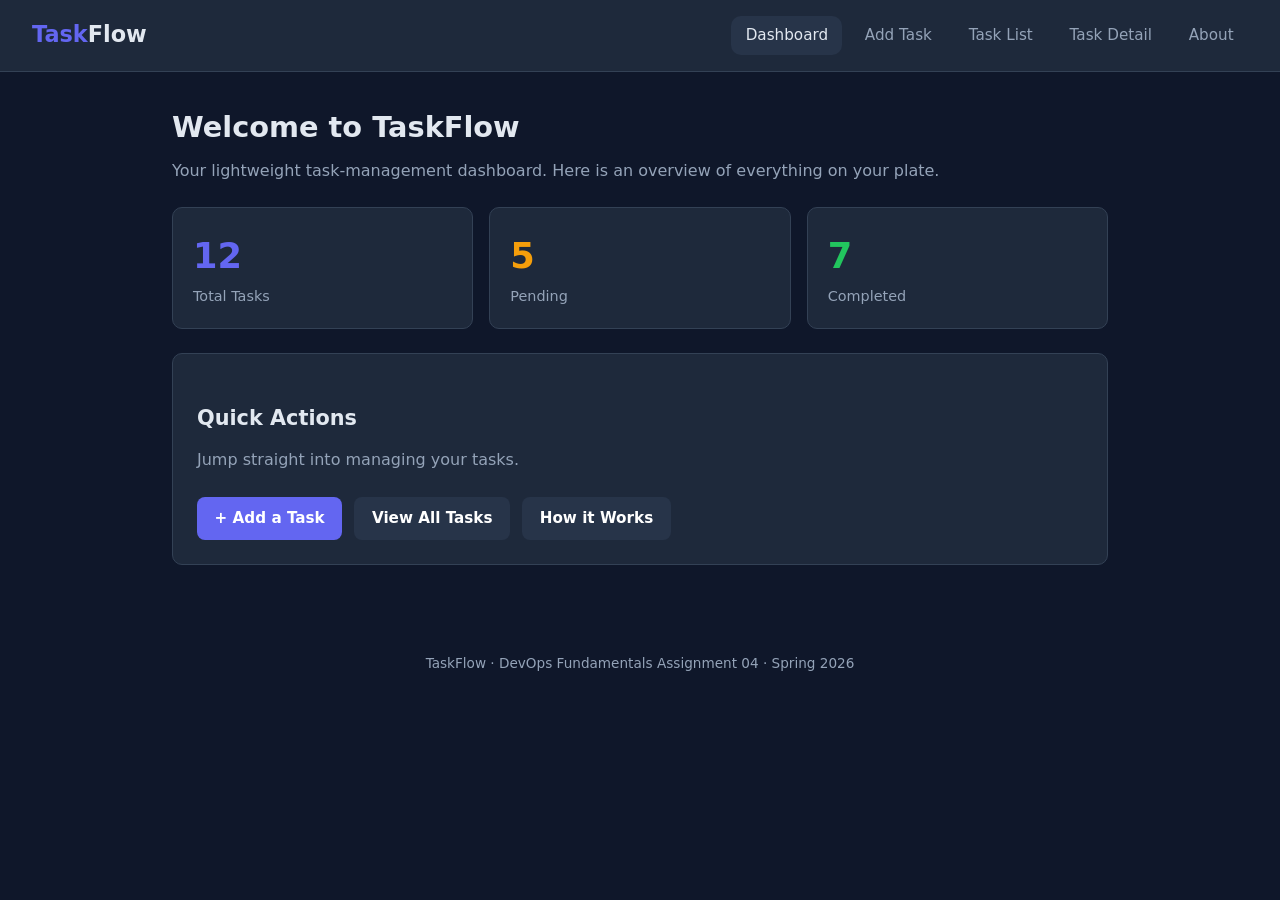
<file: index.html>
<!DOCTYPE html>
<html lang="en">
<head>
  <meta charset="UTF-8" />
  <meta name="viewport" content="width=device-width, initial-scale=1.0" />
  <title>TaskFlow – Home / Dashboard</title>
  <link rel="stylesheet" href="style.css" />
</head>
<body>
  <header>
    <div class="brand">Task<span>Flow</span></div>
    <nav>
      <a href="index.html" class="active">Dashboard</a>
      <a href="add-task.html">Add Task</a>
      <a href="task-list.html">Task List</a>
      <a href="task-detail.html">Task Detail</a>
      <a href="about.html">About</a>
    </nav>
  </header>

  <main>
    <h1>Welcome to TaskFlow</h1>
    <p class="lead">Your lightweight task-management dashboard. Here is an overview of everything on your plate.</p>

    <div class="cards">
      <div class="card total">
        <div class="num">12</div>
        <div class="label">Total Tasks</div>
      </div>
      <div class="card pending">
        <div class="num">5</div>
        <div class="label">Pending</div>
      </div>
      <div class="card completed">
        <div class="num">7</div>
        <div class="label">Completed</div>
      </div>
    </div>

    <div class="panel">
      <h2>Quick Actions</h2>
      <p class="lead">Jump straight into managing your tasks.</p>
      <div class="actions">
        <a href="add-task.html" class="btn">+ Add a Task</a>
        <a href="task-list.html" class="btn secondary">View All Tasks</a>
        <a href="about.html" class="btn secondary">How it Works</a>
      </div>
    </div>
  </main>

  <footer>TaskFlow &middot; DevOps Fundamentals Assignment 04 &middot; Spring 2026</footer>
</body>
</html>
</file>
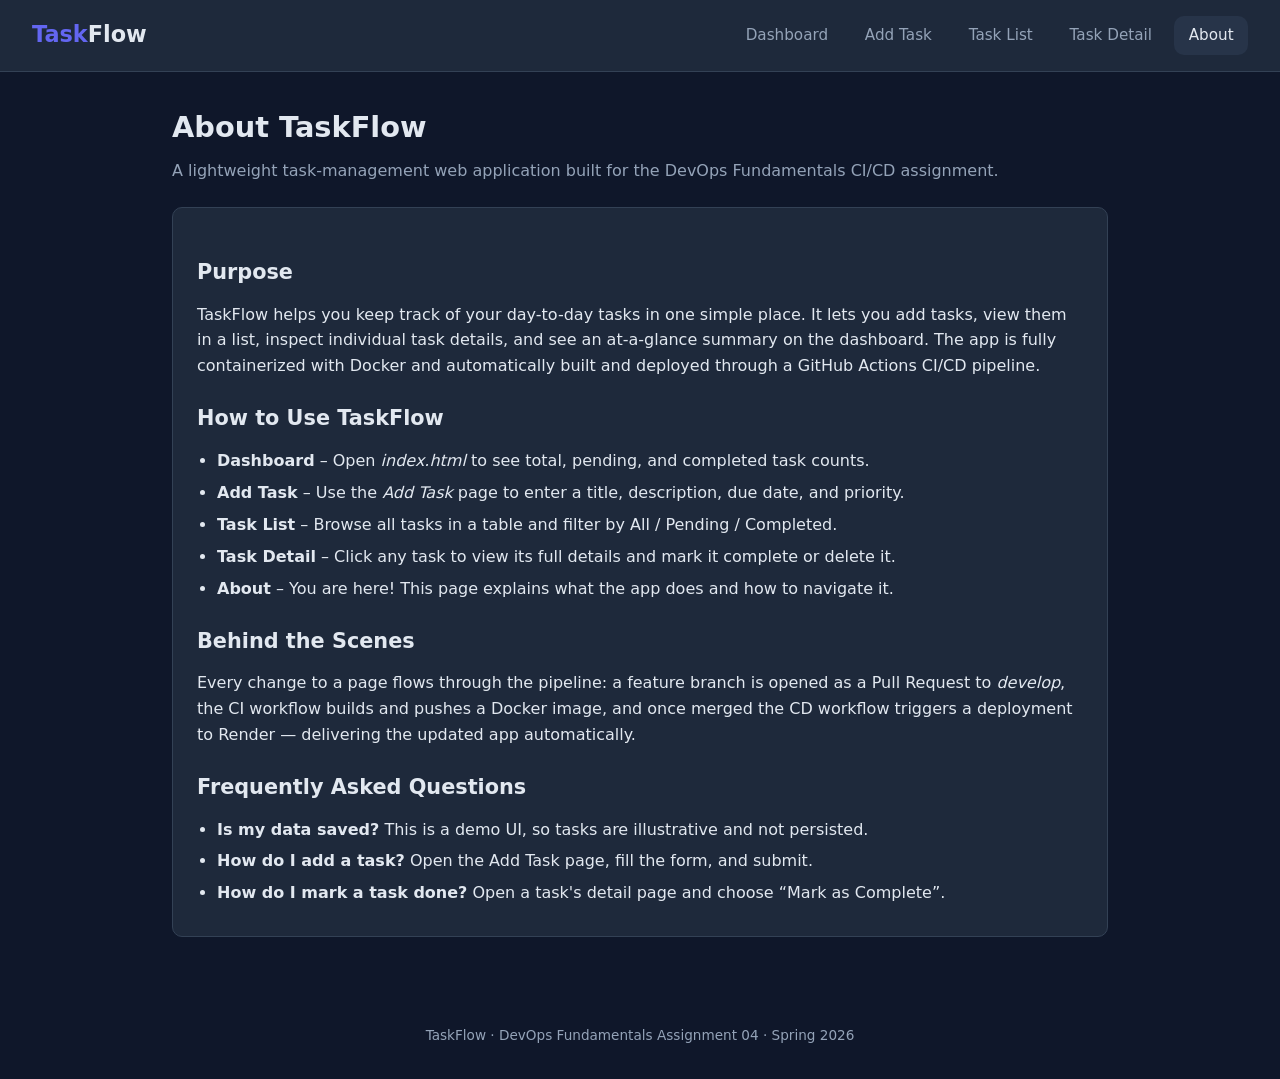
<file: about.html>
<!DOCTYPE html>
<html lang="en">
<head>
  <meta charset="UTF-8" />
  <meta name="viewport" content="width=device-width, initial-scale=1.0" />
  <title>TaskFlow – About / Help</title>
  <link rel="stylesheet" href="style.css" />
</head>
<body>
  <header>
    <div class="brand">Task<span>Flow</span></div>
    <nav>
      <a href="index.html">Dashboard</a>
      <a href="add-task.html">Add Task</a>
      <a href="task-list.html">Task List</a>
      <a href="task-detail.html">Task Detail</a>
      <a href="about.html" class="active">About</a>
    </nav>
  </header>

  <main>
    <h1>About TaskFlow</h1>
    <p class="lead">A lightweight task-management web application built for the DevOps Fundamentals CI/CD assignment.</p>

    <div class="panel">
      <h2>Purpose</h2>
      <p>TaskFlow helps you keep track of your day-to-day tasks in one simple place. It lets you add tasks,
         view them in a list, inspect individual task details, and see an at-a-glance summary on the dashboard.
         The app is fully containerized with Docker and automatically built and deployed through a GitHub
         Actions CI/CD pipeline.</p>

      <h2>How to Use TaskFlow</h2>
      <ul class="guide">
        <li><strong>Dashboard</strong> – Open <em>index.html</em> to see total, pending, and completed task counts.</li>
        <li><strong>Add Task</strong> – Use the <em>Add Task</em> page to enter a title, description, due date, and priority.</li>
        <li><strong>Task List</strong> – Browse all tasks in a table and filter by All / Pending / Completed.</li>
        <li><strong>Task Detail</strong> – Click any task to view its full details and mark it complete or delete it.</li>
        <li><strong>About</strong> – You are here! This page explains what the app does and how to navigate it.</li>
      </ul>

      <h2>Behind the Scenes</h2>
      <p>Every change to a page flows through the pipeline: a feature branch is opened as a Pull Request to
         <em>develop</em>, the CI workflow builds and pushes a Docker image, and once merged the CD workflow
         triggers a deployment to Render — delivering the updated app automatically.</p>

      <h2>Frequently Asked Questions</h2>
      <ul class="guide">
        <li><strong>Is my data saved?</strong> This is a demo UI, so tasks are illustrative and not persisted.</li>
        <li><strong>How do I add a task?</strong> Open the Add Task page, fill the form, and submit.</li>
        <li><strong>How do I mark a task done?</strong> Open a task's detail page and choose “Mark as Complete”.</li>
      </ul>
    </div>
  </main>

  <footer>TaskFlow &middot; DevOps Fundamentals Assignment 04 &middot; Spring 2026</footer>
</body>
</html>
</file>
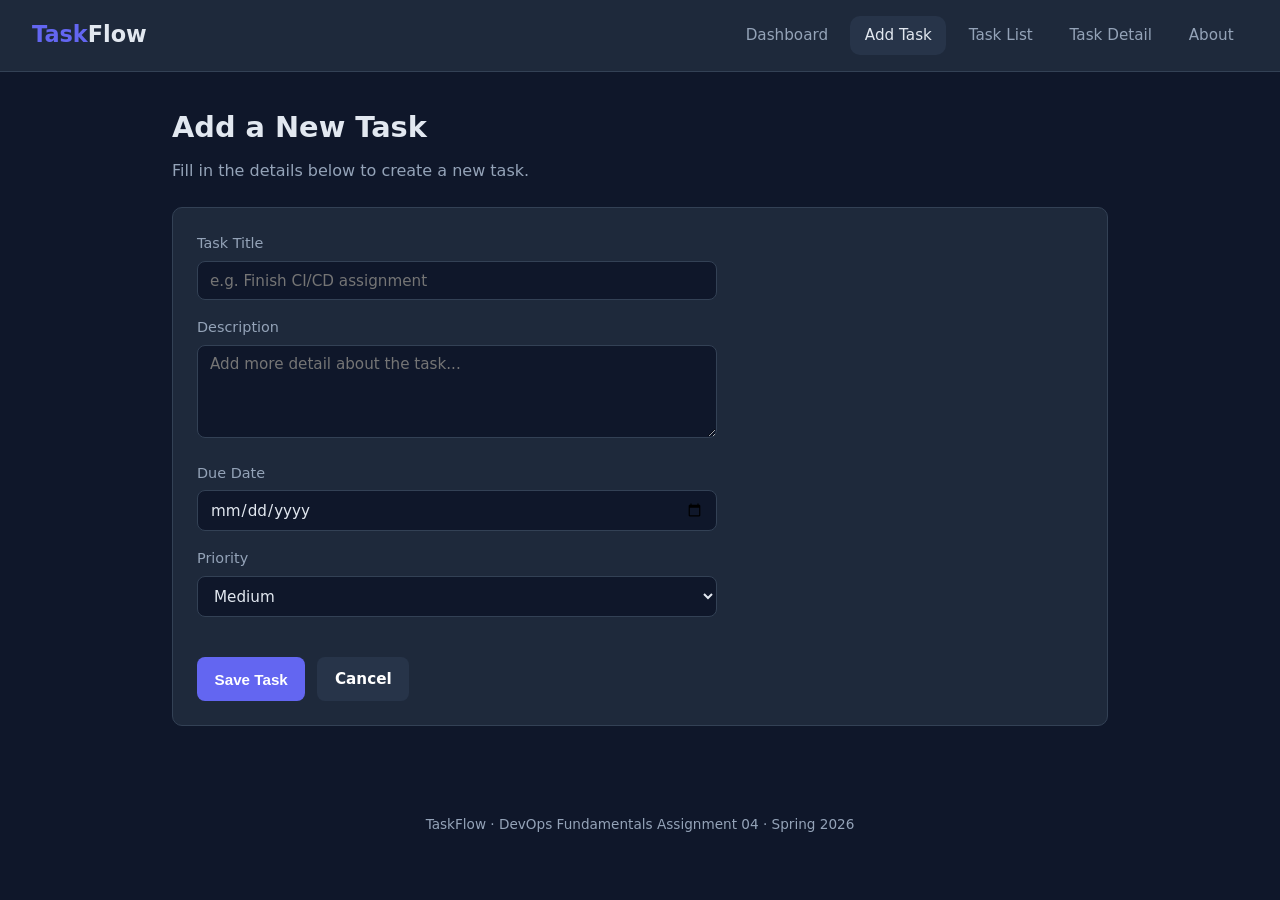
<file: add-task.html>
<!DOCTYPE html>
<html lang="en">
<head>
  <meta charset="UTF-8" />
  <meta name="viewport" content="width=device-width, initial-scale=1.0" />
  <title>TaskFlow – Add Task</title>
  <link rel="stylesheet" href="style.css" />
</head>
<body>
  <header>
    <div class="brand">Task<span>Flow</span></div>
    <nav>
      <a href="index.html">Dashboard</a>
      <a href="add-task.html" class="active">Add Task</a>
      <a href="task-list.html">Task List</a>
      <a href="task-detail.html">Task Detail</a>
      <a href="about.html">About</a>
    </nav>
  </header>

  <main>
    <h1>Add a New Task</h1>
    <p class="lead">Fill in the details below to create a new task.</p>

    <div class="panel">
      <form action="task-list.html" method="get">
        <div>
          <label for="title">Task Title</label>
          <input type="text" id="title" name="title" placeholder="e.g. Finish CI/CD assignment" required />
        </div>
        <div>
          <label for="description">Description</label>
          <textarea id="description" name="description" rows="4" placeholder="Add more detail about the task..."></textarea>
        </div>
        <div>
          <label for="due">Due Date</label>
          <input type="date" id="due" name="due" required />
        </div>
        <div>
          <label for="priority">Priority</label>
          <select id="priority" name="priority">
            <option value="high">High</option>
            <option value="medium" selected>Medium</option>
            <option value="low">Low</option>
          </select>
        </div>
        <div class="actions">
          <button type="submit" class="btn">Save Task</button>
          <a href="index.html" class="btn secondary">Cancel</a>
        </div>
      </form>
    </div>
  </main>

  <footer>TaskFlow &middot; DevOps Fundamentals Assignment 04 &middot; Spring 2026</footer>
</body>
</html>
</file>
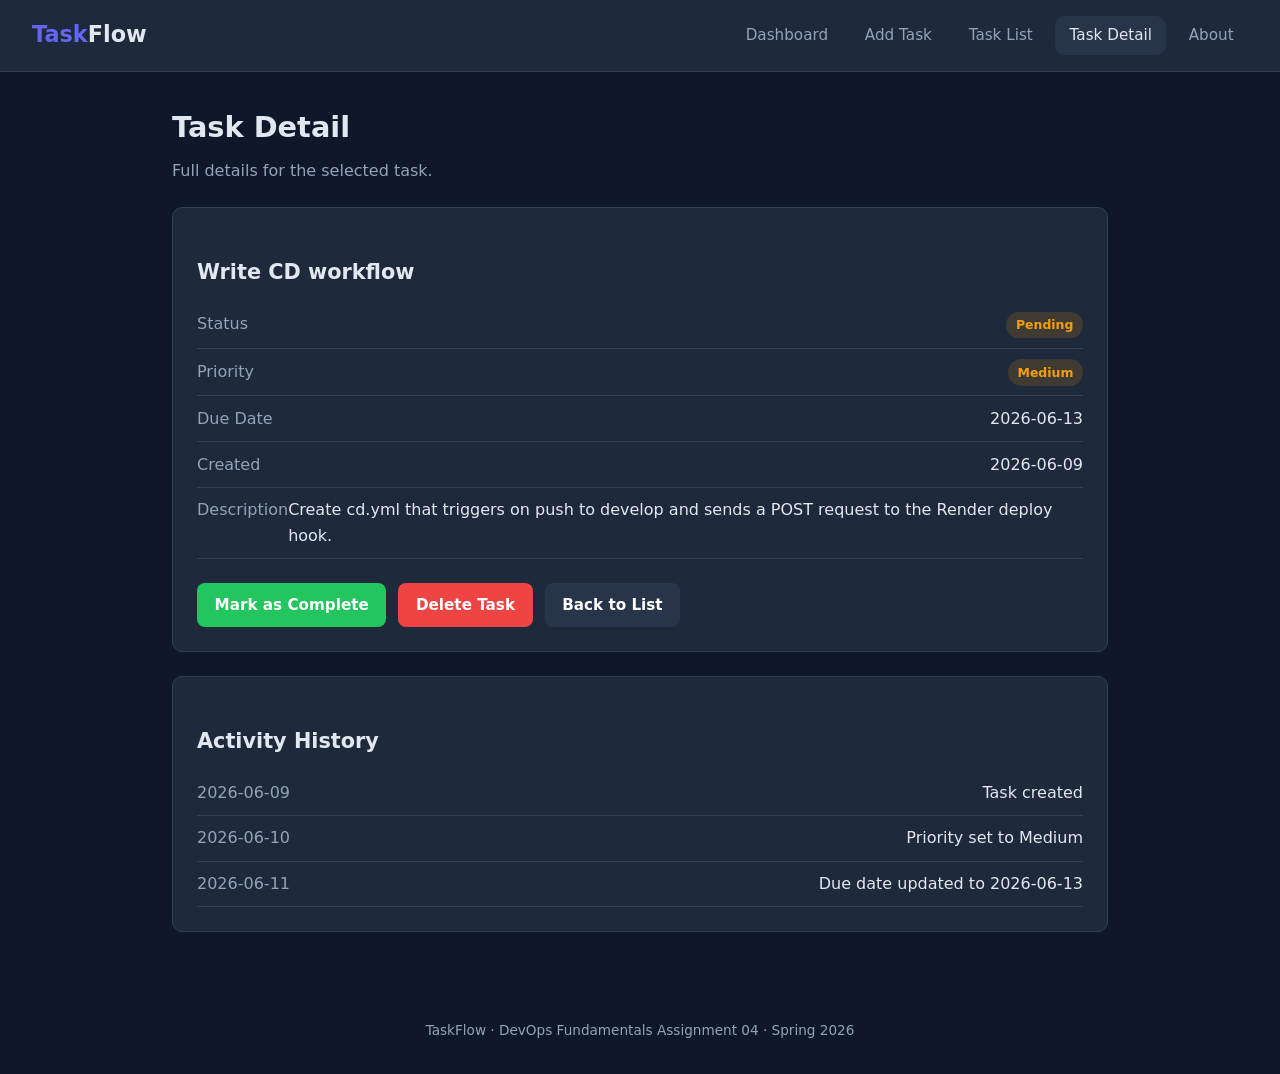
<file: task-detail.html>
<!DOCTYPE html>
<html lang="en">
<head>
  <meta charset="UTF-8" />
  <meta name="viewport" content="width=device-width, initial-scale=1.0" />
  <title>TaskFlow – Task Detail</title>
  <link rel="stylesheet" href="style.css" />
</head>
<body>
  <header>
    <div class="brand">Task<span>Flow</span></div>
    <nav>
      <a href="index.html">Dashboard</a>
      <a href="add-task.html">Add Task</a>
      <a href="task-list.html">Task List</a>
      <a href="task-detail.html" class="active">Task Detail</a>
      <a href="about.html">About</a>
    </nav>
  </header>

  <main>
    <h1>Task Detail</h1>
    <p class="lead">Full details for the selected task.</p>

    <div class="panel">
      <h2>Write CD workflow</h2>
      <div class="detail-row"><span class="k">Status</span><span><span class="badge pending">Pending</span></span></div>
      <div class="detail-row"><span class="k">Priority</span><span><span class="badge medium">Medium</span></span></div>
      <div class="detail-row"><span class="k">Due Date</span><span>2026-06-13</span></div>
      <div class="detail-row"><span class="k">Created</span><span>2026-06-09</span></div>
      <div class="detail-row"><span class="k">Description</span><span>Create cd.yml that triggers on push to develop and sends a POST request to the Render deploy hook.</span></div>

      <div class="actions">
        <a href="task-list.html" class="btn success">Mark as Complete</a>
        <a href="task-list.html" class="btn danger">Delete Task</a>
        <a href="task-list.html" class="btn secondary">Back to List</a>
      </div>
    </div>

    <div class="panel">
      <h2>Activity History</h2>
      <div class="detail-row"><span class="k">2026-06-09</span><span>Task created</span></div>
      <div class="detail-row"><span class="k">2026-06-10</span><span>Priority set to Medium</span></div>
      <div class="detail-row"><span class="k">2026-06-11</span><span>Due date updated to 2026-06-13</span></div>
    </div>
  </main>

  <footer>TaskFlow &middot; DevOps Fundamentals Assignment 04 &middot; Spring 2026</footer>
</body>
</html>
</file>
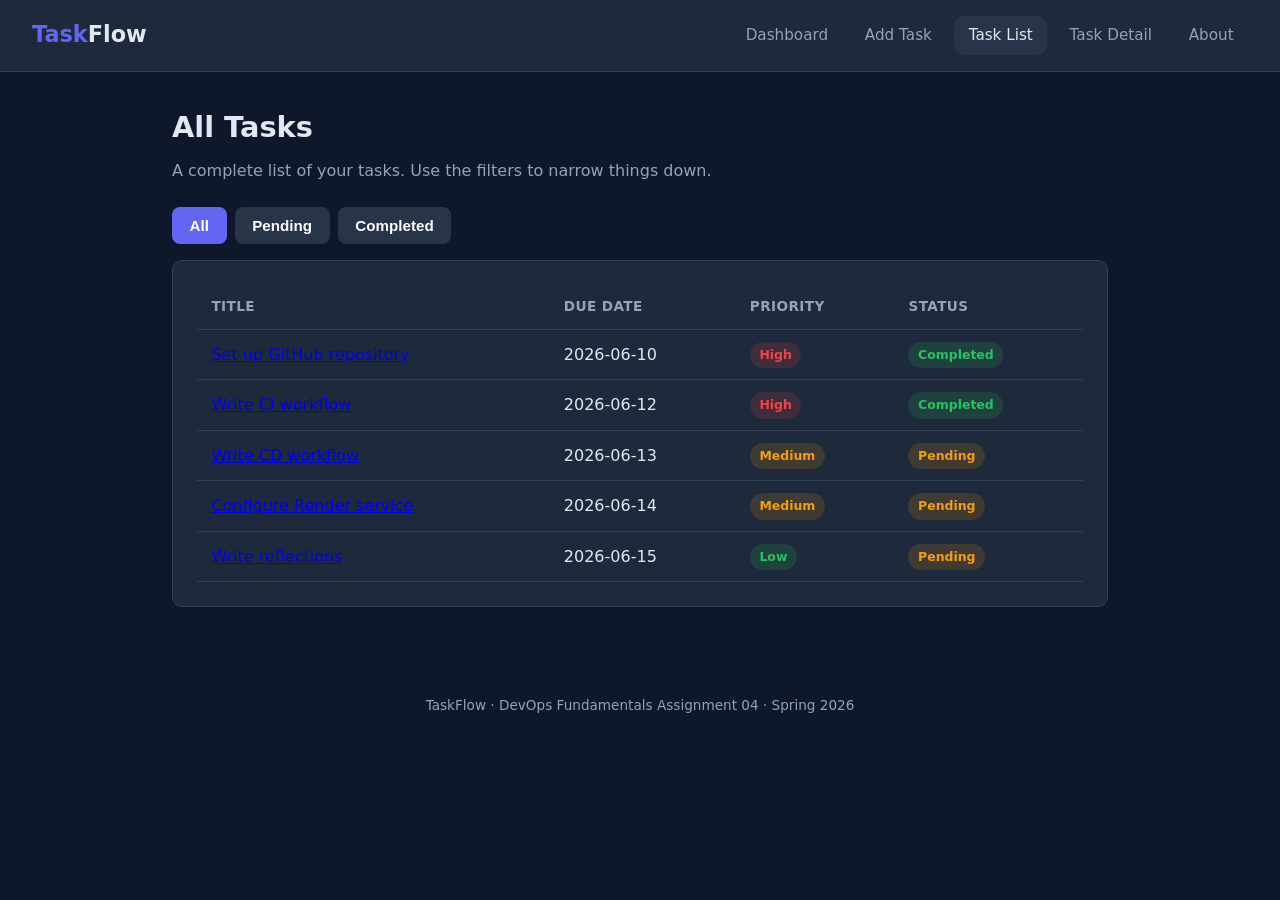
<file: task-list.html>
<!DOCTYPE html>
<html lang="en">
<head>
  <meta charset="UTF-8" />
  <meta name="viewport" content="width=device-width, initial-scale=1.0" />
  <title>TaskFlow – Task List</title>
  <link rel="stylesheet" href="style.css" />
</head>
<body>
  <header>
    <div class="brand">Task<span>Flow</span></div>
    <nav>
      <a href="index.html">Dashboard</a>
      <a href="add-task.html">Add Task</a>
      <a href="task-list.html" class="active">Task List</a>
      <a href="task-detail.html">Task Detail</a>
      <a href="about.html">About</a>
    </nav>
  </header>

  <main>
    <h1>All Tasks</h1>
    <p class="lead">A complete list of your tasks. Use the filters to narrow things down.</p>

    <div class="filters">
      <button class="btn">All</button>
      <button class="btn secondary">Pending</button>
      <button class="btn secondary">Completed</button>
    </div>

    <div class="panel">
      <table>
        <thead>
          <tr>
            <th>Title</th>
            <th>Due Date</th>
            <th>Priority</th>
            <th>Status</th>
          </tr>
        </thead>
        <tbody>
          <tr>
            <td><a href="task-detail.html">Set up GitHub repository</a></td>
            <td>2026-06-10</td>
            <td><span class="badge high">High</span></td>
            <td><span class="badge completed">Completed</span></td>
          </tr>
          <tr>
            <td><a href="task-detail.html">Write CI workflow</a></td>
            <td>2026-06-12</td>
            <td><span class="badge high">High</span></td>
            <td><span class="badge completed">Completed</span></td>
          </tr>
          <tr>
            <td><a href="task-detail.html">Write CD workflow</a></td>
            <td>2026-06-13</td>
            <td><span class="badge medium">Medium</span></td>
            <td><span class="badge pending">Pending</span></td>
          </tr>
          <tr>
            <td><a href="task-detail.html">Configure Render service</a></td>
            <td>2026-06-14</td>
            <td><span class="badge medium">Medium</span></td>
            <td><span class="badge pending">Pending</span></td>
          </tr>
          <tr>
            <td><a href="task-detail.html">Write reflections</a></td>
            <td>2026-06-15</td>
            <td><span class="badge low">Low</span></td>
            <td><span class="badge pending">Pending</span></td>
          </tr>
        </tbody>
      </table>
    </div>
  </main>

  <footer>TaskFlow &middot; DevOps Fundamentals Assignment 04 &middot; Spring 2026</footer>
</body>
</html>
</file>
<file: style.css>
/* TaskFlow – shared stylesheet for all pages */
:root {
  --bg: #0f172a;
  --surface: #1e293b;
  --surface-2: #273449;
  --border: #334155;
  --text: #e2e8f0;
  --muted: #94a3b8;
  --primary: #6366f1;
  --primary-hover: #4f46e5;
  --success: #22c55e;
  --warning: #f59e0b;
  --danger: #ef4444;
  --radius: 10px;
}

* { box-sizing: border-box; margin: 0; padding: 0; }

body {
  font-family: "Segoe UI", system-ui, -apple-system, Roboto, sans-serif;
  background: var(--bg);
  color: var(--text);
  line-height: 1.6;
  min-height: 100vh;
}

header {
  background: var(--surface);
  border-bottom: 1px solid var(--border);
  padding: 1rem 2rem;
  display: flex;
  align-items: center;
  justify-content: space-between;
  flex-wrap: wrap;
  gap: 1rem;
}

.brand { font-size: 1.4rem; font-weight: 700; color: var(--primary); }
.brand span { color: var(--text); }

nav { display: flex; gap: 0.5rem; flex-wrap: wrap; }

nav a {
  color: var(--muted);
  text-decoration: none;
  padding: 0.45rem 0.9rem;
  border-radius: var(--radius);
  font-size: 0.95rem;
  transition: background 0.15s, color 0.15s;
}
nav a:hover, nav a.active { background: var(--surface-2); color: var(--text); }

main { max-width: 1000px; margin: 0 auto; padding: 2rem; }

h1 { font-size: 1.8rem; margin-bottom: 0.5rem; }
h2 { font-size: 1.3rem; margin: 1.5rem 0 0.75rem; }
p.lead { color: var(--muted); margin-bottom: 1.5rem; }

.cards { display: grid; grid-template-columns: repeat(auto-fit, minmax(180px, 1fr)); gap: 1rem; margin: 1.5rem 0; }

.card {
  background: var(--surface);
  border: 1px solid var(--border);
  border-radius: var(--radius);
  padding: 1.25rem;
}
.card .num { font-size: 2.2rem; font-weight: 700; }
.card .label { color: var(--muted); font-size: 0.9rem; }
.card.total .num { color: var(--primary); }
.card.pending .num { color: var(--warning); }
.card.completed .num { color: var(--success); }

.panel {
  background: var(--surface);
  border: 1px solid var(--border);
  border-radius: var(--radius);
  padding: 1.5rem;
  margin-bottom: 1.5rem;
}

form { display: grid; gap: 1rem; max-width: 520px; }
label { display: block; font-size: 0.9rem; color: var(--muted); margin-bottom: 0.35rem; }
input, textarea, select {
  width: 100%;
  background: var(--bg);
  border: 1px solid var(--border);
  color: var(--text);
  border-radius: 8px;
  padding: 0.6rem 0.75rem;
  font-size: 0.95rem;
  font-family: inherit;
}
input:focus, textarea:focus, select:focus { outline: 2px solid var(--primary); border-color: transparent; }

.btn {
  display: inline-block;
  background: var(--primary);
  color: #fff;
  border: none;
  border-radius: 8px;
  padding: 0.6rem 1.1rem;
  font-size: 0.95rem;
  font-weight: 600;
  cursor: pointer;
  text-decoration: none;
  transition: background 0.15s;
}
.btn:hover { background: var(--primary-hover); }
.btn.secondary { background: var(--surface-2); }
.btn.danger { background: var(--danger); }
.btn.success { background: var(--success); }

table { width: 100%; border-collapse: collapse; }
th, td { text-align: left; padding: 0.7rem 0.9rem; border-bottom: 1px solid var(--border); }
th { color: var(--muted); font-size: 0.85rem; text-transform: uppercase; letter-spacing: 0.03em; }

.badge { display: inline-block; padding: 0.2rem 0.6rem; border-radius: 999px; font-size: 0.78rem; font-weight: 600; }
.badge.high { background: rgba(239,68,68,0.15); color: var(--danger); }
.badge.medium { background: rgba(245,158,11,0.15); color: var(--warning); }
.badge.low { background: rgba(34,197,94,0.15); color: var(--success); }
.badge.pending { background: rgba(245,158,11,0.15); color: var(--warning); }
.badge.completed { background: rgba(34,197,94,0.15); color: var(--success); }

.filters { display: flex; gap: 0.5rem; margin-bottom: 1rem; }

.detail-row { display: flex; justify-content: space-between; padding: 0.6rem 0; border-bottom: 1px solid var(--border); }
.detail-row .k { color: var(--muted); }

.actions { display: flex; gap: 0.75rem; margin-top: 1.5rem; }

ul.guide { margin: 0.5rem 0 0 1.25rem; }
ul.guide li { margin-bottom: 0.4rem; }

footer { text-align: center; color: var(--muted); padding: 2rem; font-size: 0.85rem; }
</file>
